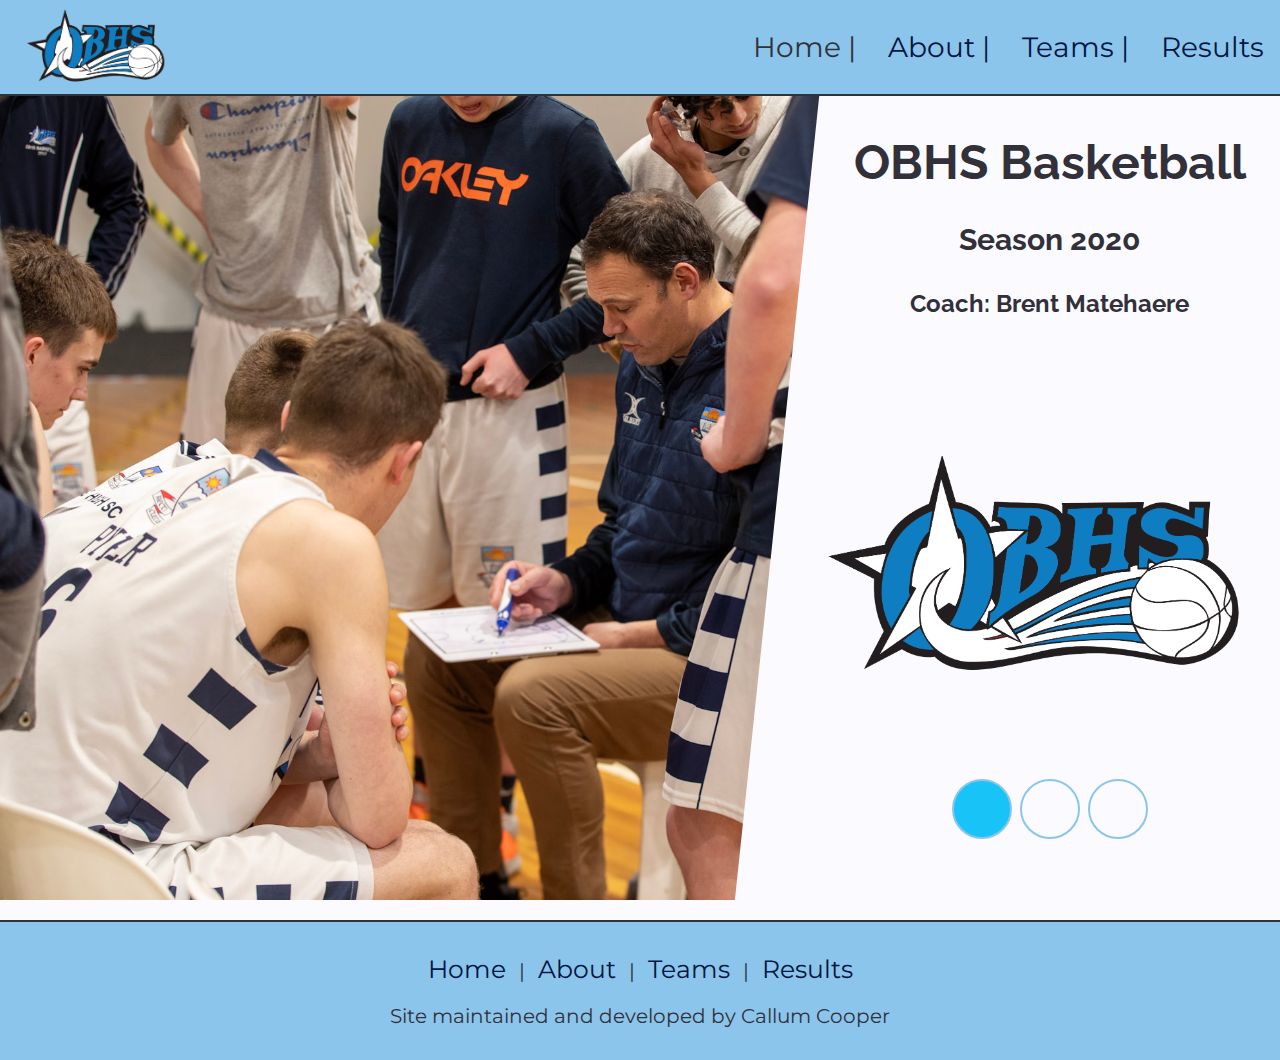
<file: site/code/index.html>
<!DOCTYPE html>
<html lang="en">
    <head>
        <title>OBHS Basketball</title>
            <meta name="viewport" content="width=device-width,initial-scale=1.0">
            <meta charset="utf-8">
            <link rel="icon" href="../img/logo-min.png" type="image/png">
            <link rel="stylesheet" href="https://cdnjs.cloudflare.com/ajax/libs/font-awesome/4.7.0/css/font-awesome.min.css">
            <link rel="stylesheet" type="text/css" href="./style.css">
    </head>
    <body>
        <div id="SiteNav" class="topnav">
            <div id="ImageDiv">
                <a href="./index.html">
                    <img id="NavLogo" src="../img/logo-min.png" alt="OBHS Basketball Logo">
                </a>
            </div>
            <a href="./results.html">Results</a>
            <a href="./teams.html">Teams</a>
            <a href="./about.html">About</a>
            <a href="./index.html" class="active">Home</a>
            <a id="DropDownButton" href="javascript:void(0);"
             class="icon">
                <i class="fa fa-bars"></i>
            </a>
        </div>

        <div class="content">
            <div id="IndexParallax" class="parallax">                    
                <div id="InformationDiv">
                    <div id="InformationArea">
                        <div id="TextRow">
                            <h1>OBHS Basketball</h1>
                            <h3>Season 2020</h3>
                            <h4>Coach: Brent Matehaere</h4>
                        </div>
                        <img id="InformationLogo" src="../img/logo-min.png" alt="OBHS Basketball Logo">
                        <div id="InformationSteps">
                            <span class="dot" onclick="currentSlide(1)"></span>
                            <span class="dot" onclick="currentSlide(2)"></span>
                            <span class="dot" onclick="currentSlide(3)"></span>
                        </div>
                    </div>
                </div>
            </div>
            <div id="PhoneDesc">
                <img id="PhoneDescLogo" src="../img/logo-min.png" alt="OBHS Basketball Logo">
                <h1>OBHS Basketball</h1>
                <h3>Season 2020</h3>
                <h4>Coach: Brent Matehaere</h4>

                <p>OBHS has 2 premier teams competing in the local Dunedin league for the 2020 season.</p>                
            </div>
        </div>

        <footer>
            <div id="FooterText">
                <a href="./index.html">Home</a> | 
                <a href="./about.html">About</a> |
                <a href="./teams.html">Teams</a> | 
                <a href="./results.html">Results</a>
                
                <p>Site maintained and developed by Callum Cooper</p>
            </div>
        </footer>

        <script src="./index.js"></script>
        <script src="./topnav.js"></script>
    </body>
</html>
</file>
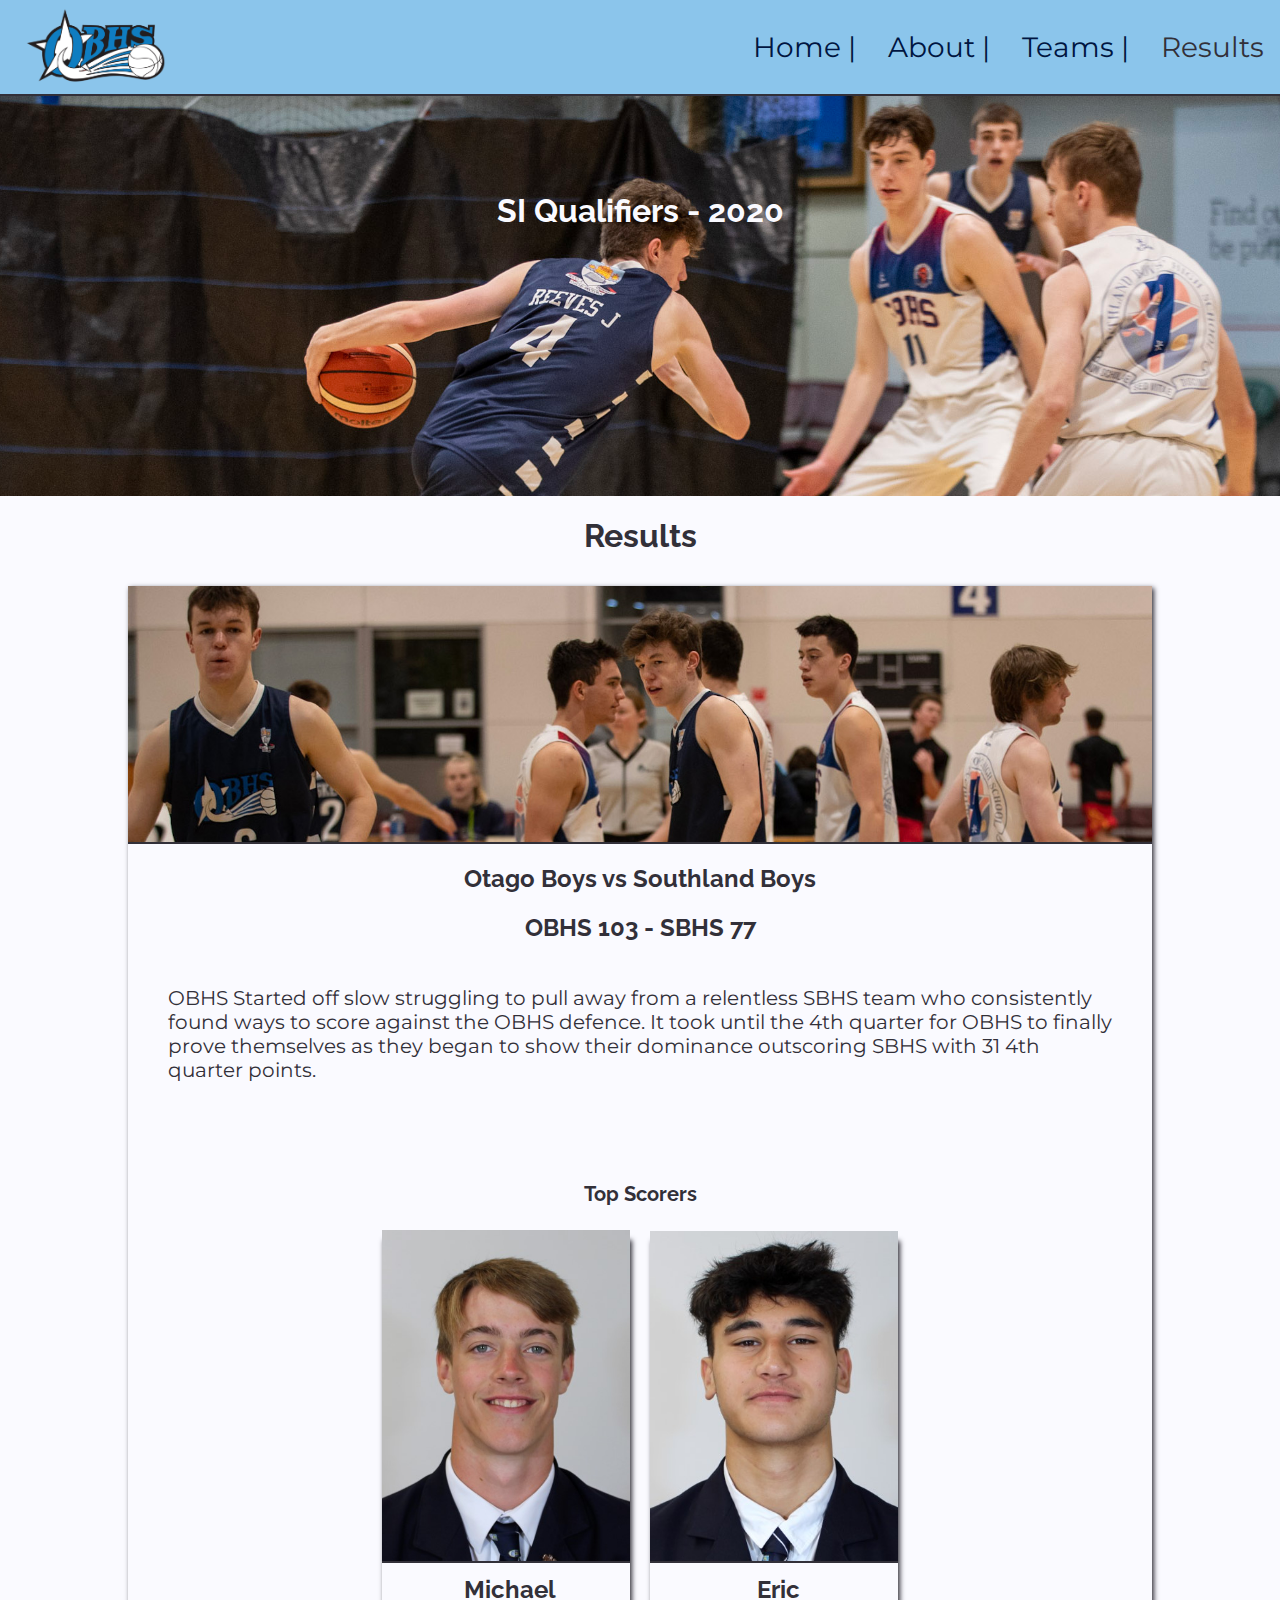
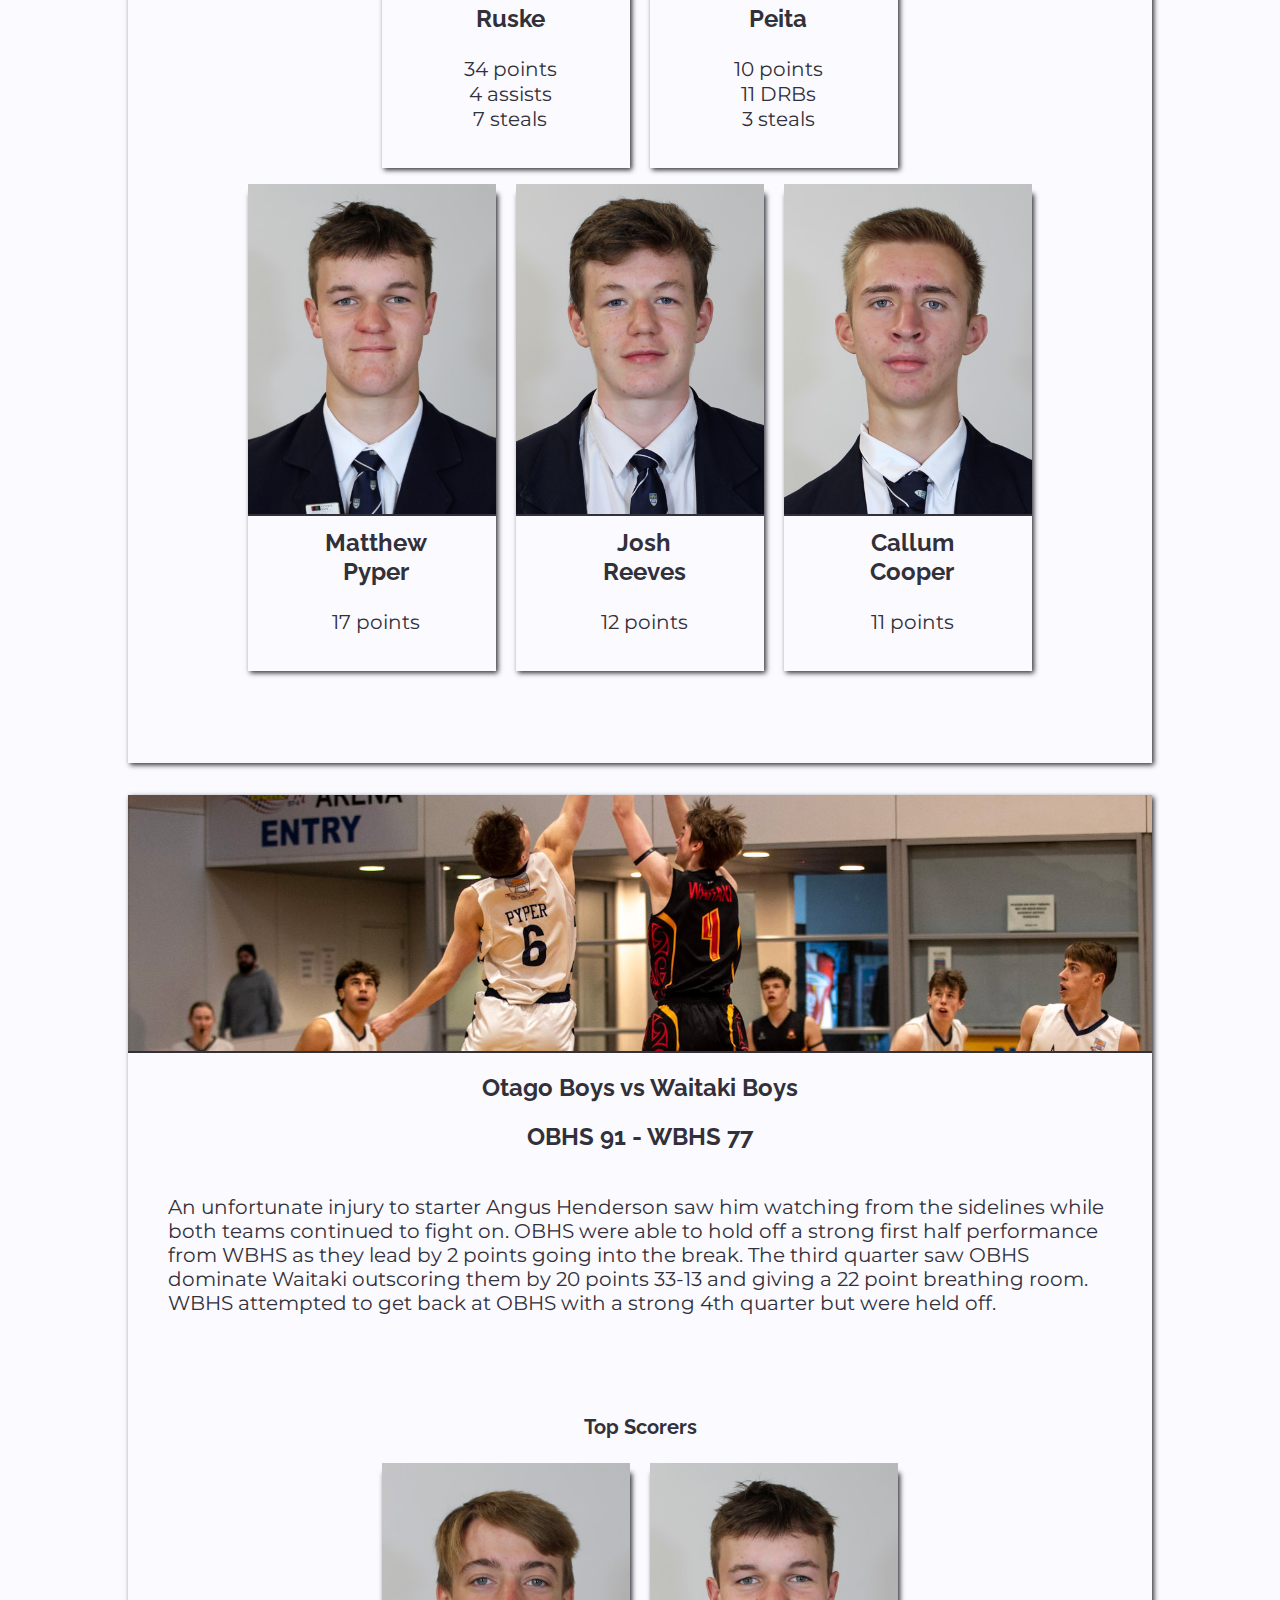
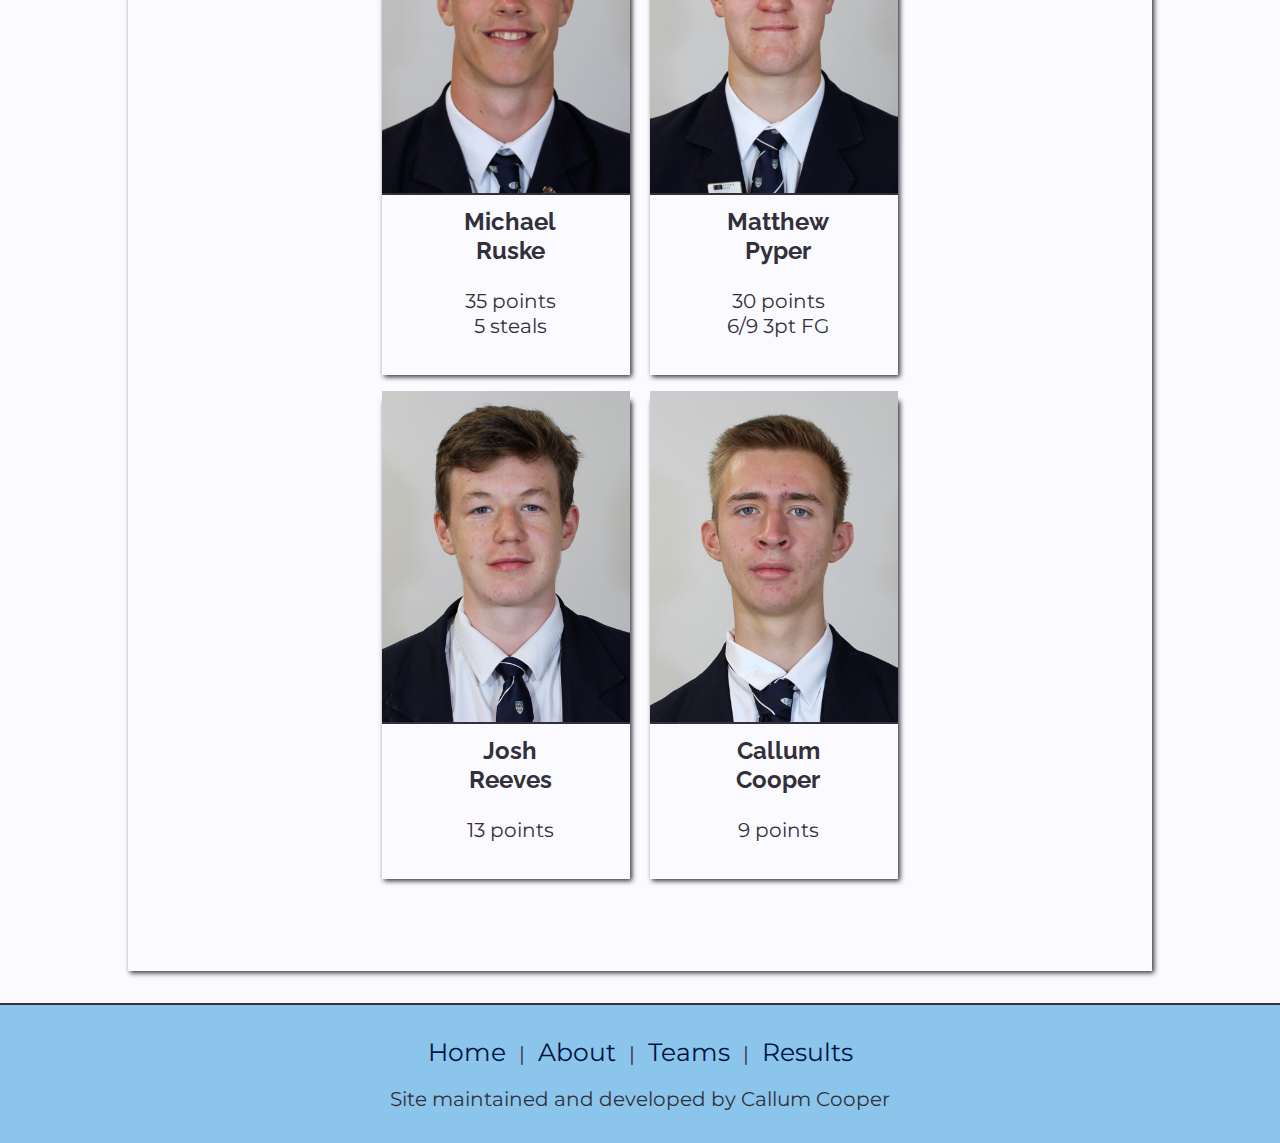
<file: site/code/results.html>
<!DOCTYPE html>
<html lang="en">
    <head>
        <title>OBHS Basketball</title>
            <meta name="viewport" content="width=device-width,initial-scale=1.0">
            <meta charset="utf-8">
            <link rel="icon" href="../img/logo-min.png" type="image/png">
            <link rel="stylesheet" href="https://cdnjs.cloudflare.com/ajax/libs/font-awesome/4.7.0/css/font-awesome.min.css">
            <link rel="stylesheet" type="text/css" href="./style.css">
    </head>
    <body>
        <div id="SiteNav" class="topnav">
            <div id="ImageDiv">
                <a href="./index.html">
                    <img id="NavLogo" src="../img/logo-min.png" alt="OBHS Basketball Logo">
                </a>
            </div>
            <a href="./results.html" class="active">Results</a>
            <a href="./teams.html">Teams</a>
            <a href="./about.html">About</a>
            <a href="./index.html">Home</a>
            <a id="DropDownButton" href="javascript:void(0);"
             class="icon">
                <i class="fa fa-bars"></i>
            </a>
        </div>

        <div class="content">
            <div id="ResultsParallax" class="parallax">
            	<h1 class="title">SI Qualifiers - 2020</h1>
            </div>
            <div>
                <h1>Results</h1>
                <div class="box">
                    <img class="boxImg" src="../img/OBHS-SBHS.banner.jpg" alt="OBHS vs SBHS picture">
                    <h2>Otago Boys vs Southland Boys</h2>
                    <h2>OBHS 103 - SBHS 77</h2>
                    <p>
                        OBHS Started off slow struggling to pull away from a relentless SBHS team who consistently found ways to score against the OBHS defence. It took until the 4th quarter for OBHS to finally prove themselves as they began to show their dominance outscoring SBHS with 31 4th quarter points.
                    </p>
                    <p class="topScorers">
                        <h3>Top Scorers</h3>
                        <div class="scorerRow">
                        	<div class="scorer box">
		                        <img class="boxImg" src="../img/michael.jpg" alt="Michael Ruske">
		                        <div class="boxContainer">
		                        	<h2>Michael<br>Ruske</h1>
		                        	<p>
		                        		34 points<br>
		                        		4 assists<br>
		                        		7 steals<br>
		                        	</p>
		                        </div>
	                    	</div>

		                    <div class="scorer box">
		                         <img class="boxImg" src="../img/eric.jpg" alt="Eric Peita">
		                        <div class="boxContainer">
		                        	<h2>Eric<br>Peita</h1>
		                        	<p>
		                        		10 points<br>
		                        		11 DRBs<br>
		                        		3 steals<br>
		                        	</p>
		                        </div>
	                    	</div>
                        </div>
                        <div class="scorerRow">        	   
                        	<div class="scorer box">
                        	    <img class="boxImg" src="../img/pyper.jpg" alt="Matthew Pyper">
                        	    <div class="boxContainer">
                        	    	<h2>Matthew<br>Pyper</h1>
                        	    	<p>
                        	    		17 points<br>
                        	    	</p>
                        	    </div>
                        	</div>
                        	<div class="scorer box">
                        	    <img class="boxImg" src="../img/reeves.jpg" alt="Josh Reeves">
                        	    <div class="boxContainer">
                        	    	<h2>Josh<br>Reeves</h1>
                        	    	<p>
                        	    		12 points
                        	    	</p>
                        	    </div>
                        	</div>
                        	<div class="scorer box">
                        	     <img class="boxImg" src="../img/cooper.jpg" alt="Callum Cooper">
                        	    <div class="boxContainer">
                        	    	<h2>Callum<br>Cooper</h1>
                        	    	<p>
                        	    		11 points<br>
                        	    	</p>
                        	    </div>
                        	</div>
                        </div>                        
                    </p>
                </div>

                <div class="box">
                    <img class="boxImg" src="../img/OBHS-WBHS.banner.jpg" alt="OBHS vs WBHS picture">
                    <h2>Otago Boys vs Waitaki Boys</h2>
                    <h2>OBHS 91 - WBHS 77</h2>
                    <p>
                        An unfortunate injury to starter Angus Henderson saw him watching from the sidelines while both teams continued to fight on. OBHS were able to hold off a strong first half performance from WBHS as they lead by 2 points going into the break. The third quarter saw OBHS dominate Waitaki outscoring them by 20 points 33-13 and giving a 22 point breathing room. WBHS attempted to get back at OBHS with a strong 4th quarter but were held off.
                    </p>
                    <p class="topScorers">
                    	                        <h3>Top Scorers</h3>
                        <div class="scorerRow">
                        	<div class="scorer box">
		                        <img class="boxImg" src="../img/michael.jpg" alt="Michael Ruske">
		                        <div class="boxContainer">
		                        	<h2>Michael<br>Ruske</h1>
		                        	<p>
		                        		35 points<br>
		                        		5 steals<br>
		                        	</p>
		                        </div>
	                    	</div>  

                        	<div class="scorer box">
                        	    <img class="boxImg" src="../img/pyper.jpg" alt="Matthew Pyper">
                        	    <div class="boxContainer">
                        	    	<h2>Matthew<br>Pyper</h1>
                        	    	<p>
                        	    		30 points<br>
                        	    		6/9 3pt FG<br>
                        	    	</p>
                        	    </div>
                        	</div>
                        </div>
                        <div class="scorerRow">
                        	<div class="scorer box">
                        	    <img class="boxImg" src="../img/reeves.jpg" alt="Josh Reeves">
                        	    <div class="boxContainer">
                        	    	<h2>Josh<br>Reeves</h1>
                        	    	<p>
                        	    		13 points
                        	    	</p>
                        	    </div>
                        	</div>
                        	<div class="scorer box">
                        	     <img class="boxImg" src="../img/cooper.jpg" alt="Callum Cooper">
                        	    <div class="boxContainer">
                        	    	<h2>Callum<br>Cooper</h1>
                        	    	<p>
                        	    		9 points<br>
                        	    	</p>
                        	    </div>
                        	</div>
                        </div>                        
                    </p>
                </div>
            </div>
        </div>

        <footer>
            <div id="FooterText">
                <a href="./index.html">Home</a> | 
                <a href="./about.html">About</a> |
                <a href="./teams.html">Teams</a> | 
                <a href="./results.html">Results</a>

                <p>Site maintained and developed by Callum Cooper</p>
            </div>
        </footer>

        
        <script src="./topnav.js"></script>
    </body>
</html>
</file>
<file: site/code/style.css>
/* Google Fonts 

Raleway - Headers

Montserrat - Body

*/

@import url('https://fonts.googleapis.com/css2?family=Montserrat&family=Raleway:wght@500&display=swap');

/* Color Scheme

Black accent - #323039

Gray accent 1 - #8BC5EB

Gray accent - #CCBCBC

Off-White - #FAFAFF

Blue Accent - #18C3F8

*/

/* TAG RULES */
* {
	box-sizing: border-box;
	color: #323039;
}

div {
	position: relative;
}

body {
	width: 100%;
	height: 100%;
	margin: 0px;
	font-family: "Montserrat", sans-serif;
	font-size: 16px;
	background-color: #FAFAFF;
}

h1 {
	font-size: 200%;
}

h2 {
	font-size: 150%;
}

h3 {
	font-size: 125%;
}

h1, h2, h3, h4 {
	text-align: center;
	font-family: "Raleway", sans-serif;
}

p {
	font-size: 125%;
}

footer {
	width: 100%;
	height: 140px;
	border-top: 2px solid #323039;
	background-color: #8BC5EB;
	font-size: 125%;
}

footer a {
	padding: 8px;
	text-decoration: none;
	font-size: 125%;
	color: #001541;
	border-radius: 5px;
}

footer a:hover {
	background-color: #323039;
	color: #FAFAFF;
}

footer p {
	font-size: 100%;
	color: #323039;
}
/* END TAGRULES */

/* TOPNAV STYLE */
.topnav {
	overflow: hidden;
	background-color: #8BC5EB;
	border-bottom: 2px solid #323039;
	padding: 16px 0px;
}

.topnav a {
	/* Styles the topnav links */
	float: right;
	display: block;
	color: #001541;
	text-align: center;
	padding: 14px 16px;
	text-decoration: none;
	font-size: 175%;
}

.topnav a:not(:first-of-type):not(:last-child):after {
	/* Adds the pipe after every top nav a element
	 except first image and last hamburger*/
	content: " | ";
}

.topnav a.active {
	background-color: #8BC5EB;
    color: #323039;
}

.topnav a:hover {
  background-color: #323039;
  color: #CCBCBC;
}

.topnav .icon {
  display: none;
}

#ImageDiv {
	/* Aligns the photo to the top left of nav bar*/
	position: absolute;
	padding: 8px;
	height: 100%;
	width: auto;
	max-width: 33%;
	margin-top: -16px;
}

#ImageDiv a {
	display: initial;
	float: none;
}

#ImageDiv a:hover {
	background-color: #8BC5EB !important;
}

#DropDownButton {
	border-radius: 50%;
}

#NavLogo {
	height: 100%;
	width: auto;
}
/* END TOPNAV */

/* FOOTER STYLE */
#FooterText {
	text-align: center;
	padding: 32px;
	padding-bottom: 0px;
}
/* END FOOTER */

/* SITE STYLE */
.content {
	/* Sets standard div settings for the page */
	background-color: #FAFAFF;
	height: fit-content;
	width: 100%;
}

.content p {
	padding: 12px;
}

.title {
	/* Used to show text over parallax */
	text-align: left;
	padding: 8px;
	color: #FAFAFF;
	margin-bottom: 15%;
}

.dot {
	/* Dots used by the slide show */
  cursor: pointer;
  height: 60px;
  width: 60px;
  margin: 0 2px;
  background-color: #FAFAFF;
  border: 2px solid #8BC5EB; 
  border-radius: 50%;
  display: inline-block;
  transition: background-color 0.6s ease;
}

.active, .dot:hover {
  background-color: #18C3F8;
}

.box {
	/* Box style used throughout the site */
	padding: 16px;
	width: 80%;
	height: fit-content;
	margin: 32px auto;
	text-align: center;
	box-shadow: 2px 2px 5px #323039;
	transition: box-shadow 0.5s ease 0.2s
}

.box:hover {	
	box-shadow: 5px 10px 18px #323039;
}

.box p {
	text-align: left;
	margin: 8px auto;
	padding: 24px;
}

.boxImg {
	/* Styles the img to fit the top of the box */
	display: block;
	width: calc(100% + 32px);
	max-height: 20%;
	margin: -16px;
	margin-bottom: 12px;
	border-bottom: 2px solid #323039; 
}

.boxContainer {
	text-align: left;
	padding: 12px 2px;
}

.boxContainer h2 {
	width: 100%;
	padding: 4px 2px;
}

.boxContainer p {
	padding: 0px !important;
	text-align: center;
	width: 100%;
	line-height: 125%;
}

.scorer {
	display: inline-block;
	width: 25%;
	height: fit-content;
	text-align: left;
	padding-left: 24px;
	margin: 12px 8px;
}

.scorer .boxImg {
	width: calc(100% + 40px);
	margin: -24px;
	max-height: 80%;
}

.topScorerImg {
	width: auto;
	height: auto;
	max-height: auto;
	max-width: 10%;
	padding-right: 12px;
}

.teamInfo {
	display: grid;
	width: 100%;
	height: fit-content;
	grid-template-rows: [all] 100%;
	grid-template-columns: [record] 1fr [name] 1fr [coach] 1fr;
}

.teamInfo p {
	margin: auto;
	padding: 0px !important;
	width: fit-content;
}

.teamRecord {
	grid-row: all;
	grid-column: record;
}

.teamName {
	grid-row: all;
	grid-column: name;
}

.teamCoach {
	grid-row: all;
	grid-column: coach;
}

#InformationDiv {
	/* Sets the shape of the information div on index page */
	position: absolute;
	top: 0px;
	right: 0px;
	width: 45%;
	height: 100%;
	background-color: #FAFAFF;
    clip-path: polygon(20% 0, 100% 0%, 100% 100%, 5% 100%);
}

#InformationArea {
	/* Aligns the text in the information div */
	position: absolute;
	left: 20%;
	width: 80%;
	height: 100%;

	display: grid;

	grid-template-columns: [total] 100%;
	grid-template-rows: [text] 1fr [logo] 3fr [steps] 1fr;
}

#TextRow {
	font-size: 150%;
	margin: auto;
	width: 100%;
	padding: 6px;
	text-align: left;
	grid-column: total;
	grid-row: text;
}

#InformationLogo {
	grid-column: total;
	grid-row: logo;

	width: 100%;
	height: auto;

	margin: auto;
}

#InformationSteps {
	grid-column: total;
	grid-row: steps;

	width: fit-content;

	margin-left: auto;
	margin-right: auto;
}

/* Used when the information div wont fit on page */
#PhoneDesc {
	display: none;
	text-align: center;
}

#PhoneDescLogo {
	width: 45%;
	height: auto;
	padding: 8px;
}

#AboutTitle {
	width: 75%;
	margin: 24px auto 0px auto;
}

#AboutInfo {
	margin-left: auto;
	margin-right: auto;
	width: 95%;
	display: grid;
	grid-template-columns: [text] 80% [img] 20%;
	grid-template-rows: [all] 100%;
	padding: 12px;
}

#AboutText {
	grid-column: text;
	grid-row: all;
}

#NationalsImg {
	max-width: 40%;
	max-height: auto;
	float: left;
	padding: 14px;
}

#PhotoMembers {
	padding: 12px;
}

#AboutImg {
	grid-column: img;
	grid-row: all;
	max-width: 100%;
	max-height: 75%;
	margin: auto;
	padding-left: 5%;
}
/* END SITE */

/* PARALLAX STYLE */
.parallax {
	/* Base parallax styling */
	display: flex;
	justify-content: center;
	align-items: center;
	width: 100%;
	height: 400px;

	background-attachment: fixed;
	background-position: center;
	background-repeat: no-repeat;
	background-size: cover;

	transition: ease 0.6s;
}

/* Different parallax background images */
.index1 {
	background-image: url("../img/index1.jpg");
}

.index2 {
	background-image: url("../img/index2.jpg");
}

.index3 {
	background-image: url("../img/index3.jpg");
}

#IndexParallax {
	height: calc(100vh - 76px);
}

#AboutParallax {
	background-image: url("../img/about.jpg");
}

#TeamsParallax {
	background-image: url("../img/teams.jpg")
}

#ResultsParallax {
	background-image: url("../img/results.jpg")
}
/* END PARALLAX */

/* MEDIA QUERIES */

@media screen and (min-width: 2160px) {
	/* Scales text to 4k */
	body {
		font-size: 200%;
	}

	footer {
		height: 250px;
	}

	footer a {
		font-size: 150%;
	}

	#IndexParallax {
		height: calc(100vh - 96px);
	}
}

@media screen and (min-width: 1600px) {
	#AboutText {
		font-size: 125%;
	}
}

@media screen and (max-width: 1000px) {
	.scorer {
		height: 425px;
	}
}

@media screen and (max-width: 800px) {
	/* Tablet scale settings */
	h1 {
		font-size: 175%;
	}

	h2 {
		font-size: 125%;
	}

	h3 {
		font-size: 100%;
	}

	p {
		font-size: 80%;
	}

	footer {
		font-size: 100%;
	}

	.title {
		text-align: center;
	}

	.column {
		width: 50%;
		margin-top: 16px;
	}

	.column:nth-last-child(1):nth-child(odd) {
		width: 100%;
	}

	.parallax {
		height: 350px;
	}

	.box p {
		padding: 12px;
	}

	.scorer {
		height: calc(100% - 50px);
	}

	#ImageDiv {
		display: none;
	}
}

@media screen and (max-width: 700px) {
	#TextRow {
		font-size: 125%;
	}
}

@media screen and (max-width: 600px) {
	/* Adds the responsive attribute to the topnav */
	.topnav a:not(:first-child) {display: none;}
	.topnav a.icon {
	  float: right;
	  display: block;
	}

	.topnav a:last-child:hover {
		background-color: #FAFAFF;
	}

	.topnav a:not(:last-child) {border-bottom: 2px solid #323039;}

	.topnav a:not(:last-child):after {
		content: "" !important; 
	}

	.topnav.responsive {
		position: relative;
		display: flex;
		flex-direction: column-reverse;
		border-bottom: none;
		padding: 0px 0px;
	}

	.topnav.responsive .icon {
	  position: absolute;
	  right: 0;
	  top: 0;
	}

	.topnav.responsive a {
	  float: none;
	  display: block;
	  text-align: left;
	}

	.topnav.responsive > #ImageDiv {
		/* Removes the image when responsive */
		display: none;
	}

	.parallax {
		height: 300px;
	}

	.scorer {
		width: 75%;
	}

	/* General font size changes */

	.scorer h2 {
		font-size: 175%;
	}

	.boxContainer p {
		font-size: 150%;
	}

	#ImageDiv {
		display: block;
	}

	#InformationDiv {
		display: none;
	}

	#TextRow {
		font-size: 80%;
	}

	#IndexParallax {
		height: 350px;
	}

	#PhoneDesc {
		display: block;
	}

	#AboutInfo {
		grid-template-columns: [text] 100%;
	}

	#PhotoMembers {
		text-align: left;
		font-size: 75%;
	}
}

@media screen and (max-width: 400px) {

  footer p {
  	font-size: 100%;
  }

  .column {
  	display: block;
  	width: 100%;
  	margin-top: 20px;
  } 

  .box p {
  	display: block;
  	padding: 8px;
  	margin: 4px;
  	width: 100%;
  }

  #NationalsImg {
  	max-width: 100%;
  	float: none;
  }

  .teamInfo {
  		grid-template-columns: [name] 100%;
  }

  .teamRecord, .teamCoach {
  	display: none !important;
  }

  #FooterText {
  	font-size: 75%;
  }

}
/* END MEDIA QUERIES */
</file>
